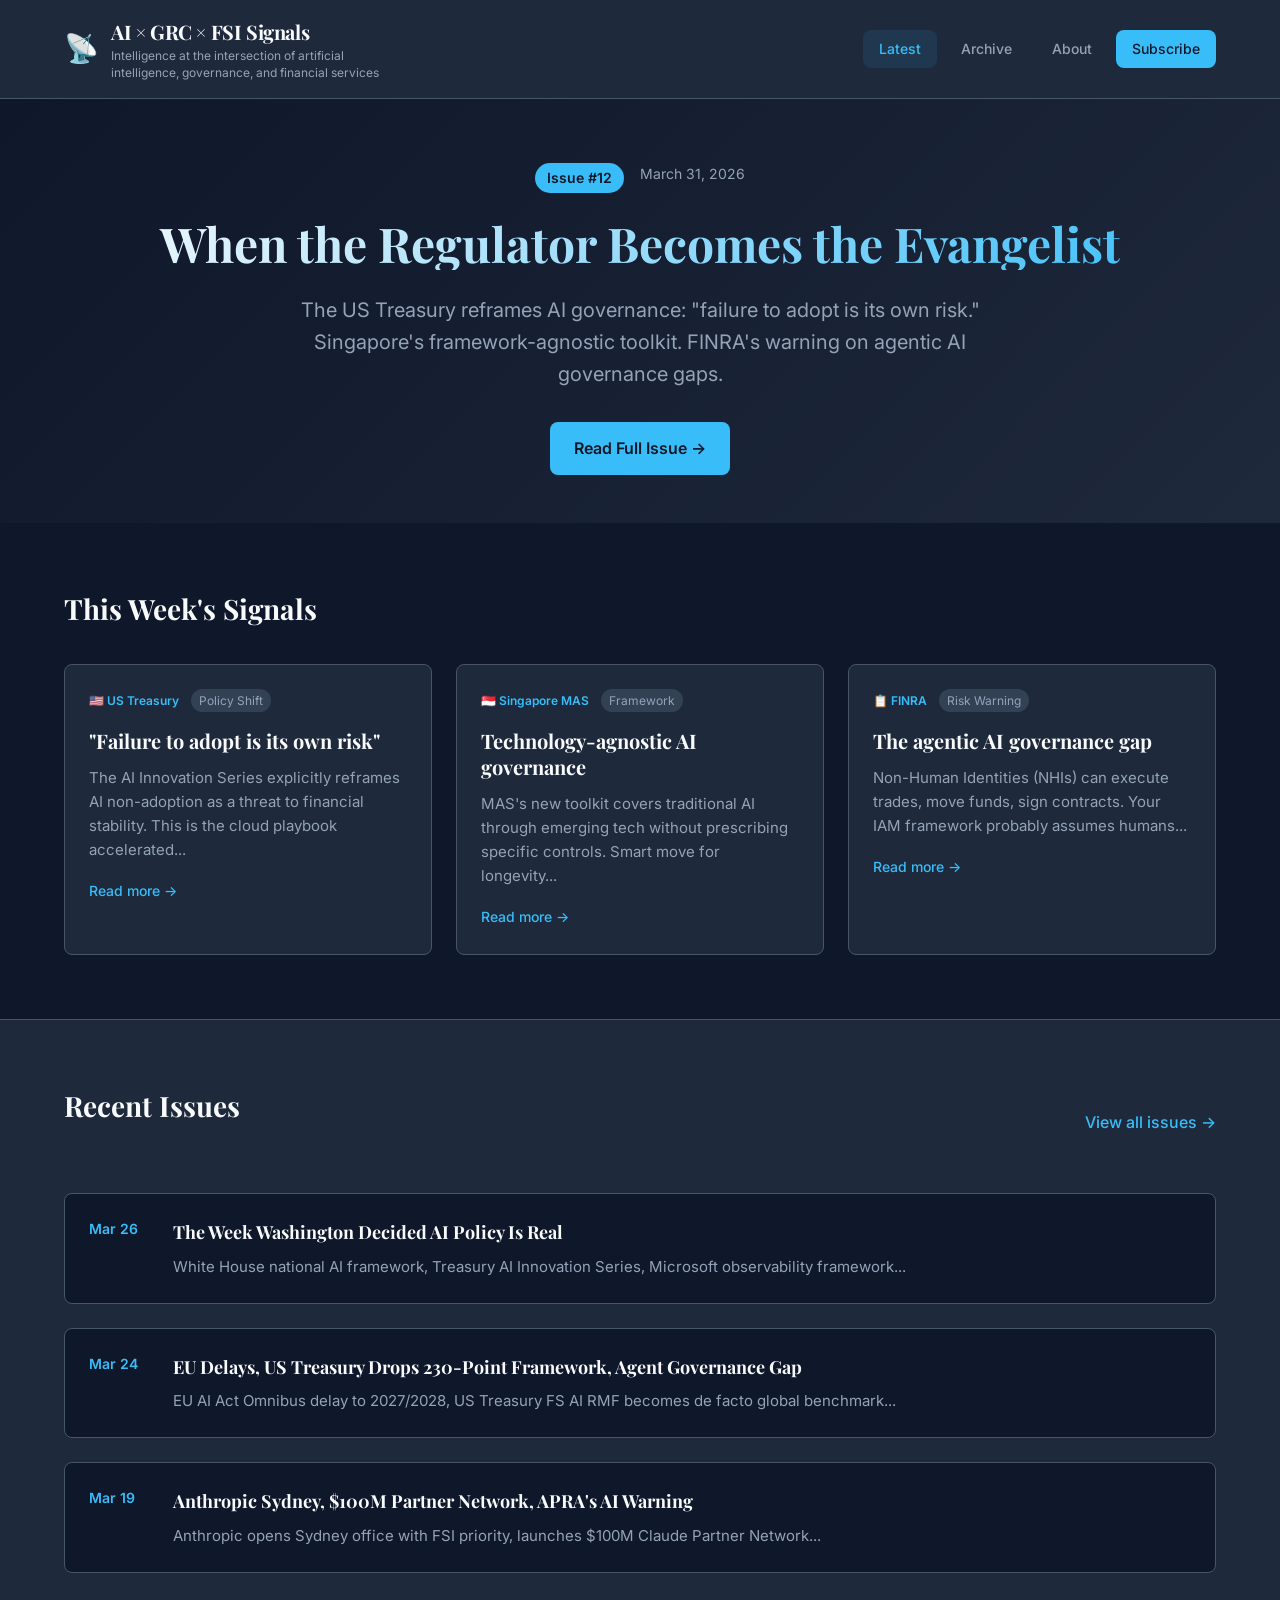
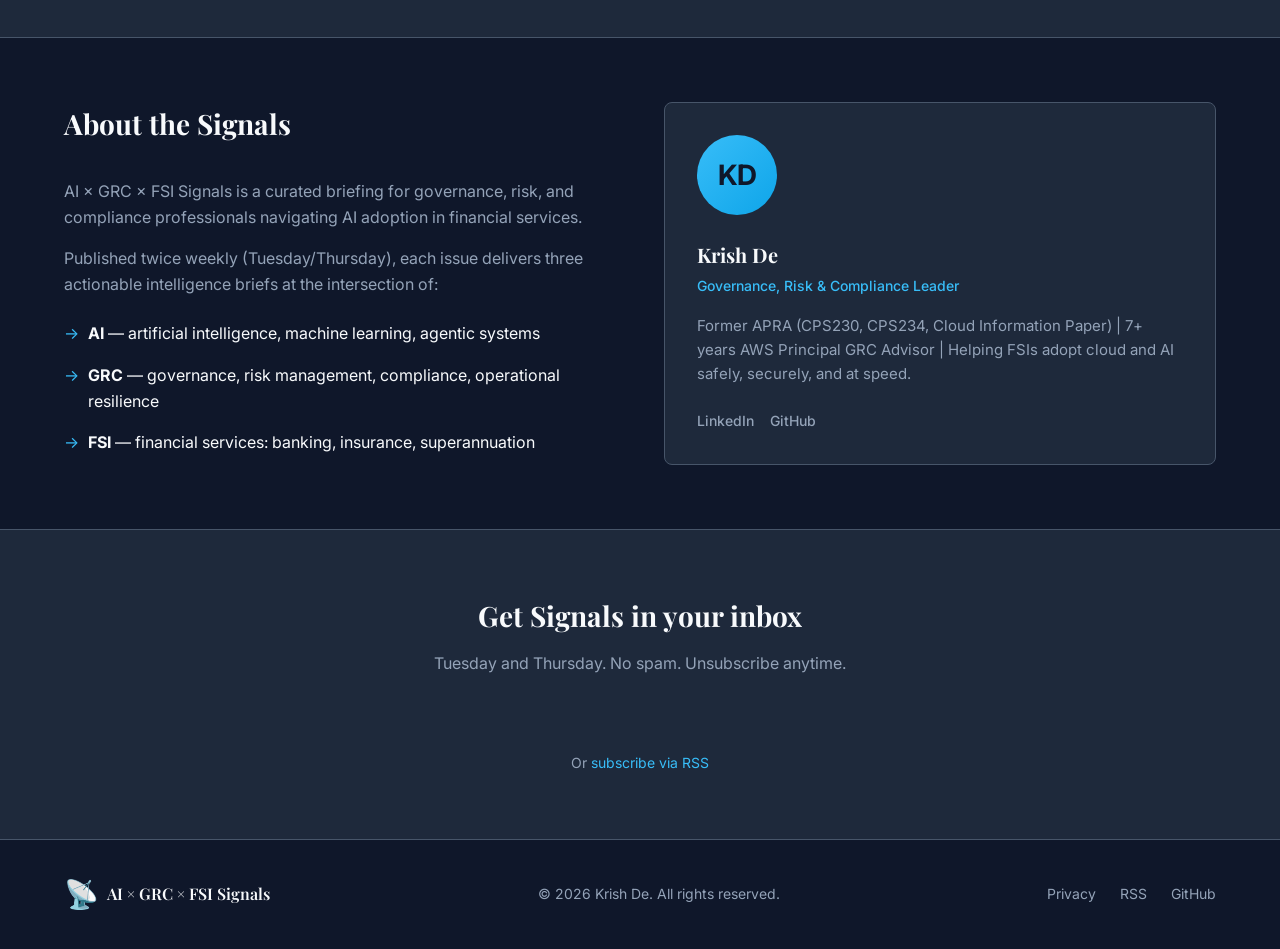
<file: index.html>
<!DOCTYPE html>
<html lang="en">
<head>
    <meta charset="UTF-8">
    <meta name="viewport" content="width=device-width, initial-scale=1.0">
    <title>AI × GRC × FSI Signals</title>
    <link rel="stylesheet" href="styles.css">
    <link rel="preconnect" href="https://fonts.googleapis.com">
    <link rel="preconnect" href="https://fonts.gstatic.com" crossorigin>
    <link href="https://fonts.googleapis.com/css2?family=Inter:wght@300;400;500;600;700&family=Playfair+Display:wght@600;700&display=swap" rel="stylesheet">
</head>
<body>
    <header class="site-header">
        <div class="container">
            <div class="brand">
                <span class="brand-icon">📡</span>
                <div class="brand-text">
                    <h1 class="brand-title">AI × GRC × FSI Signals</h1>
                    <p class="brand-tagline">Intelligence at the intersection of artificial intelligence, governance, and financial services</p>
                </div>
            </div>
            <nav class="site-nav">
                <a href="#latest" class="nav-link active">Latest</a>
                <a href="#archive" class="nav-link">Archive</a>
                <a href="#about" class="nav-link">About</a>
                <a href="#subscribe" class="nav-link nav-cta">Subscribe</a>
            </nav>
        </div>
    </header>

    <main>
        <!-- Hero / Latest Issue -->
        <section id="latest" class="hero">
            <div class="container">
                <div class="issue-badge">
                    <span class="issue-number">Issue #12</span>
                    <span class="issue-date">March 31, 2026</span>
                </div>
                <h2 class="hero-title">When the Regulator Becomes the Evangelist</h2>
                <p class="hero-summary">The US Treasury reframes AI governance: "failure to adopt is its own risk." Singapore's framework-agnostic toolkit. FINRA's warning on agentic AI governance gaps.</p>
                <a href="issues/2026-03-31.html" class="btn btn-primary">Read Full Issue →</a>
            </div>
        </section>

        <!-- Signal Grid -->
        <section class="signal-grid">
            <div class="container">
                <h3 class="section-title">This Week's Signals</h3>
                <div class="signals">
                    <article class="signal-card">
                        <div class="signal-meta">
                            <span class="signal-source">🇺🇸 US Treasury</span>
                            <span class="signal-type">Policy Shift</span>
                        </div>
                        <h4 class="signal-title">"Failure to adopt is its own risk"</h4>
                        <p class="signal-preview">The AI Innovation Series explicitly reframes AI non-adoption as a threat to financial stability. This is the cloud playbook accelerated...</p>
                        <a href="issues/2026-03-31.html#signal-1" class="signal-link">Read more →</a>
                    </article>

                    <article class="signal-card">
                        <div class="signal-meta">
                            <span class="signal-source">🇸🇬 Singapore MAS</span>
                            <span class="signal-type">Framework</span>
                        </div>
                        <h4 class="signal-title">Technology-agnostic AI governance</h4>
                        <p class="signal-preview">MAS's new toolkit covers traditional AI through emerging tech without prescribing specific controls. Smart move for longevity...</p>
                        <a href="issues/2026-03-31.html#signal-2" class="signal-link">Read more →</a>
                    </article>

                    <article class="signal-card">
                        <div class="signal-meta">
                            <span class="signal-source">📋 FINRA</span>
                            <span class="signal-type">Risk Warning</span>
                        </div>
                        <h4 class="signal-title">The agentic AI governance gap</h4>
                        <p class="signal-preview">Non-Human Identities (NHIs) can execute trades, move funds, sign contracts. Your IAM framework probably assumes humans...</p>
                        <a href="issues/2026-03-31.html#signal-3" class="signal-link">Read more →</a>
                    </article>
                </div>
            </div>
        </section>

        <!-- Archive Preview -->
        <section id="archive" class="archive-preview">
            <div class="container">
                <div class="section-header">
                    <h3 class="section-title">Recent Issues</h3>
                    <a href="archive.html" class="link-all">View all issues →</a>
                </div>
                <div class="issue-list">
                    <article class="issue-item">
                        <div class="issue-date-compact">Mar 26</div>
                        <div class="issue-content">
                            <h4><a href="issues/2026-03-26.html">The Week Washington Decided AI Policy Is Real</a></h4>
                            <p>White House national AI framework, Treasury AI Innovation Series, Microsoft observability framework...</p>
                        </div>
                    </article>
                    <article class="issue-item">
                        <div class="issue-date-compact">Mar 24</div>
                        <div class="issue-content">
                            <h4><a href="issues/2026-03-24.html">EU Delays, US Treasury Drops 230-Point Framework, Agent Governance Gap</a></h4>
                            <p>EU AI Act Omnibus delay to 2027/2028, US Treasury FS AI RMF becomes de facto global benchmark...</p>
                        </div>
                    </article>
                    <article class="issue-item">
                        <div class="issue-date-compact">Mar 19</div>
                        <div class="issue-content">
                            <h4><a href="issues/2026-03-19.html">Anthropic Sydney, $100M Partner Network, APRA's AI Warning</a></h4>
                            <p>Anthropic opens Sydney office with FSI priority, launches $100M Claude Partner Network...</p>
                        </div>
                    </article>
                </div>
            </div>
        </section>

        <!-- About / Author -->
        <section id="about" class="about">
            <div class="container">
                <div class="about-grid">
                    <div class="about-content">
                        <h3 class="section-title">About the Signals</h3>
                        <p>AI × GRC × FSI Signals is a curated briefing for governance, risk, and compliance professionals navigating AI adoption in financial services.</p>
                        <p>Published twice weekly (Tuesday/Thursday), each issue delivers three actionable intelligence briefs at the intersection of:</p>
                        <ul class="about-list">
                            <li><strong>AI</strong> — artificial intelligence, machine learning, agentic systems</li>
                            <li><strong>GRC</strong> — governance, risk management, compliance, operational resilience</li>
                            <li><strong>FSI</strong> — financial services: banking, insurance, superannuation</li>
                        </ul>
                    </div>
                    <div class="author-card">
                        <div class="author-avatar">KD</div>
                        <div class="author-info">
                            <h4 class="author-name">Krish De</h4>
                            <p class="author-title">Governance, Risk & Compliance Leader</p>
                            <p class="author-bio">Former APRA (CPS230, CPS234, Cloud Information Paper) | 7+ years AWS Principal GRC Advisor | Helping FSIs adopt cloud and AI safely, securely, and at speed.</p>
                            <div class="author-links">
                                <a href="https://linkedin.com/in/krishde" class="social-link">LinkedIn</a>
                                <a href="https://github.com/kdeath83" class="social-link">GitHub</a>
                            </div>
                        </div>
                    </div>
                </div>
            </div>
        </section>

        <!-- Subscribe -->
        <section id="subscribe" class="subscribe">
            <div class="container">
                <div class="subscribe-box">
                    <h3 class="subscribe-title">Get Signals in your inbox</h3>
                    <p class="subscribe-text">Tuesday and Thursday. No spam. Unsubscribe anytime.</p>
                    <!-- BEEHIIV EMBED - Replace with your actual embed code from Settings > Integrations > API & Embeds -->
                    <iframe src="https://embeds.beehiiv.com/YOUR_PUBLICATION_ID?slim=true" 
                            data-test-id="beehiiv-embed" 
                            height="52" 
                            frameborder="0" 
                            scrolling="no" 
                            style="width: 100%; max-width: 600px; margin: 0 auto; border-radius: 8px; background: transparent;">
                    </iframe>
                    <!-- Fallback form until you get your Beehiiv embed code -->
                    <form class="subscribe-form beehiiv-fallback" action="#" method="post" style="display: none;">
                        <input type="email" name="email" placeholder="your@email.com" required class="subscribe-input">
                        <button type="submit" class="btn btn-primary">Subscribe</button>
                    </form>
                    <p class="subscribe-note">Or <a href="feed.xml">subscribe via RSS</a></p>
                </div>
            </div>
        </section>
    </main>

    <footer class="site-footer">
        <div class="container">
            <div class="footer-content">
                <div class="footer-brand">
                    <span class="brand-icon">📡</span>
                    <span class="footer-title">AI × GRC × FSI Signals</span>
                </div>
                <p class="footer-text">© 2026 Krish De. All rights reserved.</p>
                <div class="footer-links">
                    <a href="privacy.html">Privacy</a>
                    <a href="feed.xml">RSS</a>
                    <a href="https://github.com/kdeath83/AI-GRC-FSI-Signals-">GitHub</a>
                </div>
            </div>
        </div>
    </footer>

    <script src="script.js"></script>
</body>
</html>
</file>
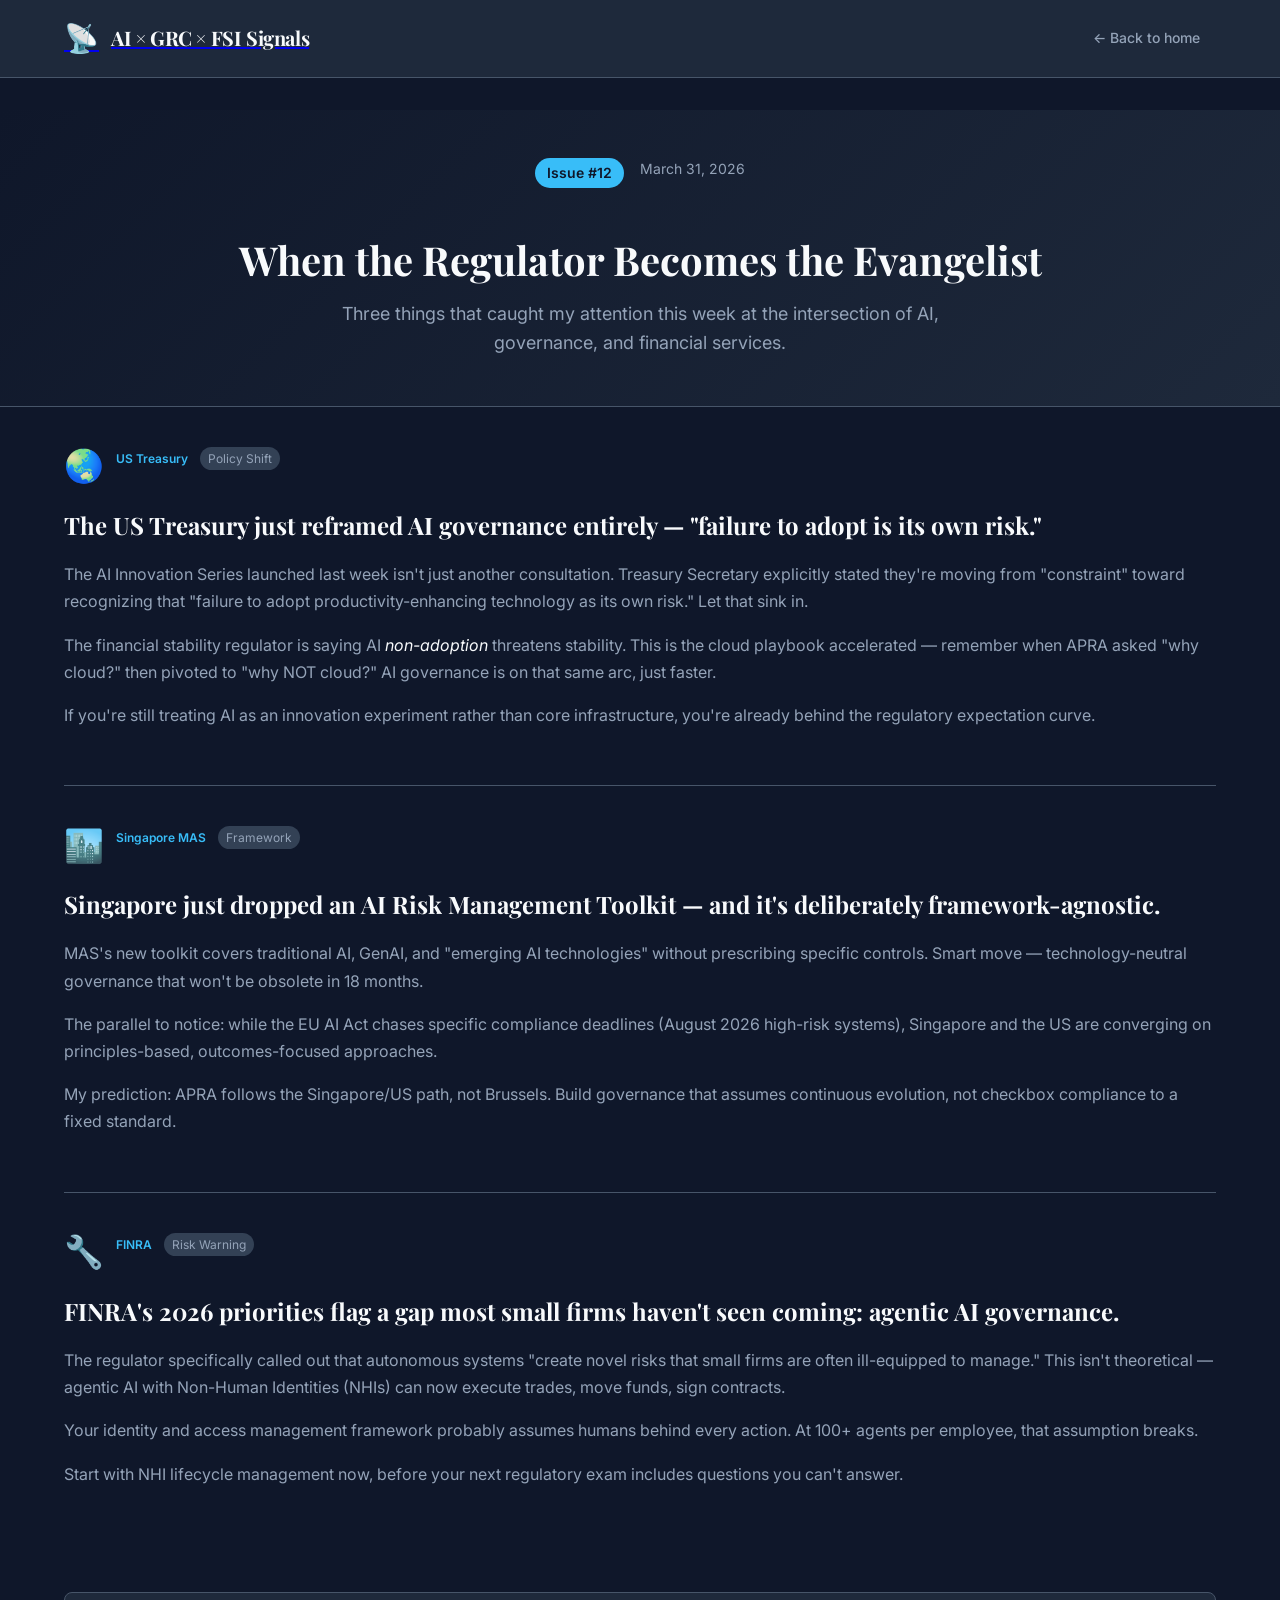
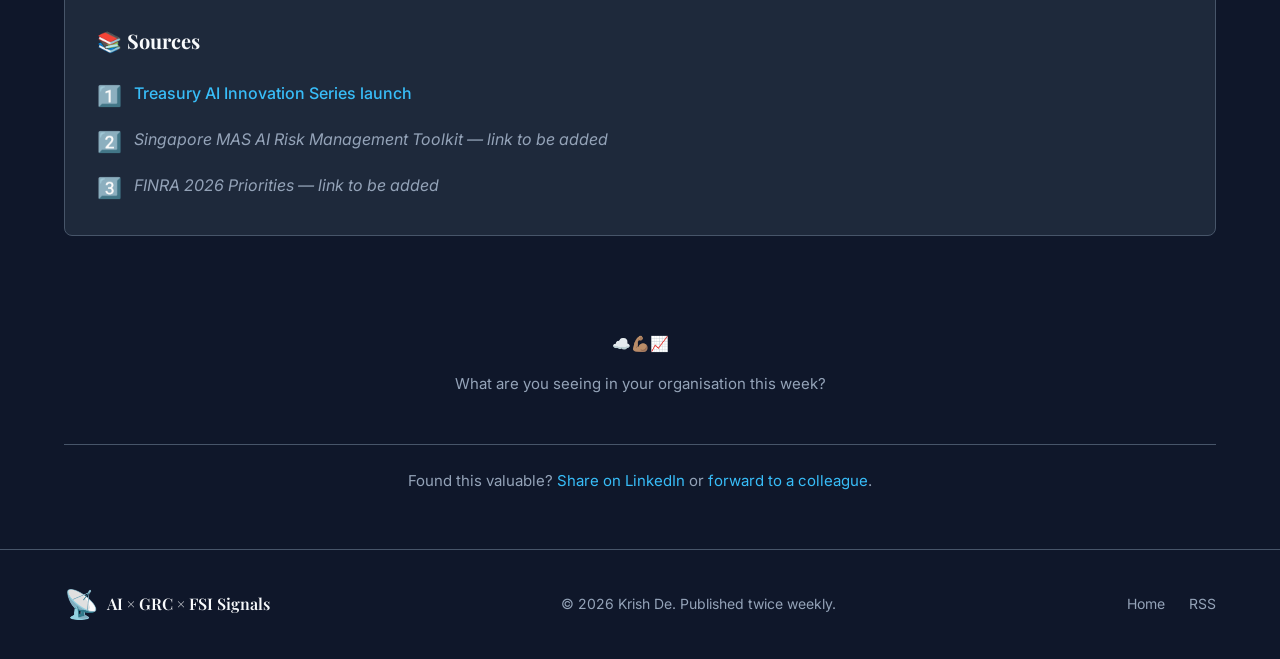
<file: issues/2026-03-31.html>
<!DOCTYPE html>
<html lang="en">
<head>
    <meta charset="UTF-8">
    <meta name="viewport" content="width=device-width, initial-scale=1.0">
    <title>Issue #12 — When the Regulator Becomes the Evangelist | AI × GRC × FSI Signals</title>
    <link rel="stylesheet" href="../styles.css">
    <link rel="preconnect" href="https://fonts.googleapis.com">
    <link rel="preconnect" href="https://fonts.gstatic.com" crossorigin>
    <link href="https://fonts.googleapis.com/css2?family=Inter:wght@300;400;500;600;700&family=Playfair+Display:wght@600;700&display=swap" rel="stylesheet">
</head>
<body>
    <header class="site-header">
        <div class="container">
            <a href="../index.html" class="brand">
                <span class="brand-icon">📡</span>
                <div class="brand-text">
                    <h1 class="brand-title">AI × GRC × FSI Signals</h1>
                </div>
            </a>
            <nav class="site-nav">
                <a href="../index.html" class="nav-link">← Back to home</a>
            </nav>
        </div>
    </header>

    <main>
        <article class="issue-full">
            <header class="issue-header">
                <div class="container">
                    <div class="issue-badge">
                        <span class="issue-number">Issue #12</span>
                        <span class="issue-date">March 31, 2026</span>
                    </div>
                    <h1 class="issue-title">When the Regulator Becomes the Evangelist</h1>
                    <p class="issue-summary">Three things that caught my attention this week at the intersection of AI, governance, and financial services.</p>
                </div>
            </header>

            <div class="issue-content">
                <div class="container">
                    
                    <section id="signal-1" class="signal-full">
                        <div class="signal-header">
                            <span class="signal-emoji">🌏</span>
                            <div class="signal-meta">
                                <span class="signal-source">US Treasury</span>
                                <span class="signal-type">Policy Shift</span>
                            </div>
                        </div>
                        <h2 class="signal-headline">The US Treasury just reframed AI governance entirely — "failure to adopt is its own risk."</h2>
                        
                        <p>The AI Innovation Series launched last week isn't just another consultation. Treasury Secretary explicitly stated they're moving from "constraint" toward recognizing that "failure to adopt productivity-enhancing technology as its own risk." Let that sink in.</p>
                        
                        <p>The financial stability regulator is saying AI <em>non-adoption</em> threatens stability. This is the cloud playbook accelerated — remember when APRA asked "why cloud?" then pivoted to "why NOT cloud?" AI governance is on that same arc, just faster.</p>
                        
                        <p>If you're still treating AI as an innovation experiment rather than core infrastructure, you're already behind the regulatory expectation curve.</p>
                    </section>

                    <section id="signal-2" class="signal-full">
                        <div class="signal-header">
                            <span class="signal-emoji">🏙️</span>
                            <div class="signal-meta">
                                <span class="signal-source">Singapore MAS</span>
                                <span class="signal-type">Framework</span>
                            </div>
                        </div>
                        <h2 class="signal-headline">Singapore just dropped an AI Risk Management Toolkit — and it's deliberately framework-agnostic.</h2>
                        
                        <p>MAS's new toolkit covers traditional AI, GenAI, and "emerging AI technologies" without prescribing specific controls. Smart move — technology-neutral governance that won't be obsolete in 18 months.</p>
                        
                        <p>The parallel to notice: while the EU AI Act chases specific compliance deadlines (August 2026 high-risk systems), Singapore and the US are converging on principles-based, outcomes-focused approaches.</p>
                        
                        <p>My prediction: APRA follows the Singapore/US path, not Brussels. Build governance that assumes continuous evolution, not checkbox compliance to a fixed standard.</p>
                    </section>

                    <section id="signal-3" class="signal-full">
                        <div class="signal-header">
                            <span class="signal-emoji">🔧</span>
                            <div class="signal-meta">
                                <span class="signal-source">FINRA</span>
                                <span class="signal-type">Risk Warning</span>
                            </div>
                        </div>
                        <h2 class="signal-headline">FINRA's 2026 priorities flag a gap most small firms haven't seen coming: agentic AI governance.</h2>
                        
                        <p>The regulator specifically called out that autonomous systems "create novel risks that small firms are often ill-equipped to manage." This isn't theoretical — agentic AI with Non-Human Identities (NHIs) can now execute trades, move funds, sign contracts.</p>
                        
                        <p>Your identity and access management framework probably assumes humans behind every action. At 100+ agents per employee, that assumption breaks.</p>
                        
                        <p>Start with NHI lifecycle management now, before your next regulatory exam includes questions you can't answer.</p>
                    </section>

                    <div class="issue-sources-section">
                        <h3 class="sources-title">📚 Sources</h3>
                        <div class="sources-list">
                            <div class="source-item">
                                <span class="source-emoji">1️⃣</span>
                                <a href="https://home.treasury.gov/news/press-releases/sb0421" class="source-link">Treasury AI Innovation Series launch</a>
                            </div>
                            <div class="source-item">
                                <span class="source-emoji">2️⃣</span>
                                <span class="source-placeholder">Singapore MAS AI Risk Management Toolkit — link to be added</span>
                            </div>
                            <div class="source-item">
                                <span class="source-emoji">3️⃣</span>
                                <span class="source-placeholder">FINRA 2026 Priorities — link to be added</span>
                            </div>
                        </div>
                    </div>

                    <div class="issue-close">
                        <p class="close-emoji">☁️💪🏽📈</p>
                        <p class="close-question">What are you seeing in your organisation this week?</p>
                    </div>

                    <div class="issue-share">
                        <p>Found this valuable? <a href="#">Share on LinkedIn</a> or <a href="#">forward to a colleague</a>.</p>
                    </div>
                </div>
            </div>
        </article>
    </main>

    <footer class="site-footer">
        <div class="container">
            <div class="footer-content">
                <div class="footer-brand">
                    <span class="brand-icon">📡</span>
                    <span class="footer-title">AI × GRC × FSI Signals</span>
                </div>
                <p class="footer-text">© 2026 Krish De. Published twice weekly.</p>
                <div class="footer-links">
                    <a href="../index.html">Home</a>
                    <a href="../feed.xml">RSS</a>
                </div>
            </div>
        </div>
    </footer>
</body>
</html>
</file>
<file: styles.css>
/* ===== CSS Variables ===== */
:root {
    --color-bg: #0f172a;
    --color-bg-elevated: #1e293b;
    --color-bg-card: #334155;
    --color-text: #f8fafc;
    --color-text-muted: #94a3b8;
    --color-accent: #38bdf8;
    --color-accent-hover: #0ea5e9;
    --color-border: #475569;
    --font-sans: 'Inter', -apple-system, BlinkMacSystemFont, sans-serif;
    --font-serif: 'Playfair Display', Georgia, serif;
    --radius: 8px;
    --shadow: 0 4px 6px -1px rgba(0, 0, 0, 0.3);
    --shadow-lg: 0 10px 15px -3px rgba(0, 0, 0, 0.4);
}

/* ===== Reset ===== */
*, *::before, *::after {
    box-sizing: border-box;
    margin: 0;
    padding: 0;
}

html {
    scroll-behavior: smooth;
}

body {
    font-family: var(--font-sans);
    background: var(--color-bg);
    color: var(--color-text);
    line-height: 1.6;
    min-height: 100vh;
}

.container {
    max-width: 1200px;
    margin: 0 auto;
    padding: 0 1.5rem;
}

/* ===== Header ===== */
.site-header {
    background: var(--color-bg-elevated);
    border-bottom: 1px solid var(--color-border);
    padding: 1rem 0;
    position: sticky;
    top: 0;
    z-index: 100;
}

.site-header .container {
    display: flex;
    align-items: center;
    justify-content: space-between;
}

.brand {
    display: flex;
    align-items: center;
    gap: 0.75rem;
}

.brand-icon {
    font-size: 1.75rem;
}

.brand-title {
    font-family: var(--font-serif);
    font-size: 1.25rem;
    font-weight: 700;
    letter-spacing: -0.02em;
    color: var(--color-text);
}

.brand-tagline {
    font-size: 0.75rem;
    color: var(--color-text-muted);
    max-width: 300px;
    line-height: 1.4;
}

.site-nav {
    display: flex;
    gap: 0.5rem;
}

.nav-link {
    color: var(--color-text-muted);
    text-decoration: none;
    padding: 0.5rem 1rem;
    border-radius: var(--radius);
    font-size: 0.875rem;
    font-weight: 500;
    transition: all 0.2s;
}

.nav-link:hover {
    color: var(--color-text);
    background: var(--color-bg-card);
}

.nav-link.active {
    color: var(--color-accent);
    background: rgba(56, 189, 248, 0.1);
}

.nav-cta {
    background: var(--color-accent);
    color: var(--color-bg);
}

.nav-cta:hover {
    background: var(--color-accent-hover);
    color: var(--color-bg);
}

/* ===== Hero ===== */
.hero {
    padding: 4rem 0 3rem;
    background: linear-gradient(135deg, var(--color-bg) 0%, var(--color-bg-elevated) 100%);
    text-align: center;
}

.issue-badge {
    display: inline-flex;
    gap: 1rem;
    margin-bottom: 1.5rem;
    font-size: 0.875rem;
}

.issue-number {
    background: var(--color-accent);
    color: var(--color-bg);
    padding: 0.25rem 0.75rem;
    border-radius: 9999px;
    font-weight: 600;
}

.issue-date {
    color: var(--color-text-muted);
}

.hero-title {
    font-family: var(--font-serif);
    font-size: 3rem;
    font-weight: 700;
    line-height: 1.1;
    margin-bottom: 1.5rem;
    background: linear-gradient(135deg, var(--color-text) 0%, var(--color-accent) 100%);
    -webkit-background-clip: text;
    -webkit-text-fill-color: transparent;
    background-clip: text;
}

.hero-summary {
    font-size: 1.25rem;
    color: var(--color-text-muted);
    max-width: 700px;
    margin: 0 auto 2rem;
}

/* ===== Buttons ===== */
.btn {
    display: inline-flex;
    align-items: center;
    gap: 0.5rem;
    padding: 0.875rem 1.5rem;
    border-radius: var(--radius);
    font-weight: 600;
    text-decoration: none;
    transition: all 0.2s;
    border: none;
    cursor: pointer;
    font-size: 1rem;
}

.btn-primary {
    background: var(--color-accent);
    color: var(--color-bg);
}

.btn-primary:hover {
    background: var(--color-accent-hover);
    transform: translateY(-2px);
}

/* ===== Signal Grid ===== */
.signal-grid {
    padding: 4rem 0;
}

.section-title {
    font-family: var(--font-serif);
    font-size: 1.75rem;
    margin-bottom: 2rem;
}

.signals {
    display: grid;
    grid-template-columns: repeat(auto-fit, minmax(320px, 1fr));
    gap: 1.5rem;
}

.signal-card {
    background: var(--color-bg-elevated);
    border: 1px solid var(--color-border);
    border-radius: var(--radius);
    padding: 1.5rem;
    transition: all 0.3s;
}

.signal-card:hover {
    transform: translateY(-4px);
    box-shadow: var(--shadow-lg);
    border-color: var(--color-accent);
}

.signal-meta {
    display: flex;
    gap: 0.75rem;
    margin-bottom: 1rem;
}

.signal-source {
    font-size: 0.75rem;
    font-weight: 600;
    color: var(--color-accent);
}

.signal-type {
    font-size: 0.75rem;
    background: var(--color-bg-card);
    color: var(--color-text-muted);
    padding: 0.125rem 0.5rem;
    border-radius: 9999px;
}

.signal-title {
    font-family: var(--font-serif);
    font-size: 1.25rem;
    margin-bottom: 0.75rem;
    line-height: 1.3;
}

.signal-preview {
    color: var(--color-text-muted);
    font-size: 0.9375rem;
    margin-bottom: 1rem;
}

.signal-link {
    color: var(--color-accent);
    text-decoration: none;
    font-weight: 500;
    font-size: 0.875rem;
}

.signal-link:hover {
    text-decoration: underline;
}

/* ===== Archive Preview ===== */
.archive-preview {
    padding: 4rem 0;
    background: var(--color-bg-elevated);
    border-top: 1px solid var(--color-border);
    border-bottom: 1px solid var(--color-border);
}

.section-header {
    display: flex;
    justify-content: space-between;
    align-items: center;
    margin-bottom: 2rem;
}

.link-all {
    color: var(--color-accent);
    text-decoration: none;
    font-weight: 500;
}

.link-all:hover {
    text-decoration: underline;
}

.issue-list {
    display: flex;
    flex-direction: column;
    gap: 1.5rem;
}

.issue-item {
    display: flex;
    gap: 1.5rem;
    padding: 1.5rem;
    background: var(--color-bg);
    border-radius: var(--radius);
    border: 1px solid var(--color-border);
    transition: all 0.2s;
}

.issue-item:hover {
    border-color: var(--color-accent);
}

.issue-date-compact {
    font-size: 0.875rem;
    font-weight: 600;
    color: var(--color-accent);
    white-space: nowrap;
    min-width: 60px;
}

.issue-content h4 {
    font-family: var(--font-serif);
    font-size: 1.125rem;
    margin-bottom: 0.5rem;
}

.issue-content h4 a {
    color: var(--color-text);
    text-decoration: none;
}

.issue-content h4 a:hover {
    color: var(--color-accent);
}

.issue-content p {
    color: var(--color-text-muted);
    font-size: 0.9375rem;
}

/* ===== About ===== */
.about {
    padding: 4rem 0;
}

.about-grid {
    display: grid;
    grid-template-columns: 1fr 1fr;
    gap: 3rem;
    align-items: start;
}

.about-content p {
    margin-bottom: 1rem;
    color: var(--color-text-muted);
}

.about-list {
    list-style: none;
    margin-top: 1rem;
}

.about-list li {
    padding: 0.5rem 0;
    padding-left: 1.5rem;
    position: relative;
}

.about-list li::before {
    content: "→";
    position: absolute;
    left: 0;
    color: var(--color-accent);
}

.author-card {
    background: var(--color-bg-elevated);
    border: 1px solid var(--color-border);
    border-radius: var(--radius);
    padding: 2rem;
}

.author-avatar {
    width: 80px;
    height: 80px;
    background: linear-gradient(135deg, var(--color-accent) 0%, var(--color-accent-hover) 100%);
    border-radius: 50%;
    display: flex;
    align-items: center;
    justify-content: center;
    font-size: 1.75rem;
    font-weight: 700;
    color: var(--color-bg);
    margin-bottom: 1.5rem;
}

.author-name {
    font-family: var(--font-serif);
    font-size: 1.25rem;
    margin-bottom: 0.25rem;
}

.author-title {
    color: var(--color-accent);
    font-size: 0.875rem;
    font-weight: 500;
    margin-bottom: 1rem;
}

.author-bio {
    color: var(--color-text-muted);
    font-size: 0.9375rem;
    margin-bottom: 1.5rem;
}

.author-links {
    display: flex;
    gap: 1rem;
}

.social-link {
    color: var(--color-text-muted);
    text-decoration: none;
    font-size: 0.875rem;
    font-weight: 500;
}

.social-link:hover {
    color: var(--color-accent);
}

/* ===== Subscribe ===== */
.subscribe {
    padding: 4rem 0;
    background: var(--color-bg-elevated);
    border-top: 1px solid var(--color-border);
}

.subscribe-box {
    max-width: 600px;
    margin: 0 auto;
    text-align: center;
}

.subscribe-title {
    font-family: var(--font-serif);
    font-size: 1.75rem;
    margin-bottom: 0.75rem;
}

.subscribe-text {
    color: var(--color-text-muted);
    margin-bottom: 1.5rem;
}

.subscribe-form {
    display: flex;
    gap: 0.75rem;
    margin-bottom: 1rem;
}

.subscribe-input {
    flex: 1;
    padding: 0.875rem 1rem;
    background: var(--color-bg);
    border: 1px solid var(--color-border);
    border-radius: var(--radius);
    color: var(--color-text);
    font-size: 1rem;
}

.subscribe-input::placeholder {
    color: var(--color-text-muted);
}

.subscribe-input:focus {
    outline: none;
    border-color: var(--color-accent);
}

.subscribe-note {
    color: var(--color-text-muted);
    font-size: 0.875rem;
}

.subscribe-note a {
    color: var(--color-accent);
    text-decoration: none;
}

/* ===== Footer ===== */
.site-footer {
    padding: 2rem 0;
    background: var(--color-bg);
    border-top: 1px solid var(--color-border);
}

.footer-content {
    display: flex;
    align-items: center;
    justify-content: space-between;
    flex-wrap: wrap;
    gap: 1rem;
}

.footer-brand {
    display: flex;
    align-items: center;
    gap: 0.5rem;
}

.footer-title {
    font-family: var(--font-serif);
    font-weight: 600;
}

.footer-text {
    color: var(--color-text-muted);
    font-size: 0.875rem;
}

.footer-links {
    display: flex;
    gap: 1.5rem;
}

.footer-links a {
    color: var(--color-text-muted);
    text-decoration: none;
    font-size: 0.875rem;
}

.footer-links a:hover {
    color: var(--color-accent);
}

/* ===== Issue Page Styles ===== */
.issue-full {
    padding: 2rem 0;
}

.issue-header {
    text-align: center;
    padding: 3rem 0;
    background: linear-gradient(135deg, var(--color-bg) 0%, var(--color-bg-elevated) 100%);
    border-bottom: 1px solid var(--color-border);
}

.issue-title {
    font-family: var(--font-serif);
    font-size: 2.5rem;
    font-weight: 700;
    line-height: 1.2;
    margin: 1.5rem 0 1rem;
    color: var(--color-text) !important;
}

.issue-summary {
    font-size: 1.125rem;
    color: var(--color-text-muted);
    max-width: 700px;
    margin: 0 auto;
}

.signal-full {
    padding: 2.5rem 0;
    border-bottom: 1px solid var(--color-border);
}

.signal-full:last-of-type {
    border-bottom: none;
}

.signal-header {
    display: flex;
    flex-direction: row;
    align-items: center;
    gap: 0.75rem;
    margin-bottom: 1.5rem;
}

.signal-emoji {
    font-size: 1.5rem;
    line-height: 1;
}

.signal-meta {
    display: flex;
    flex-direction: row;
    align-items: center;
    gap: 0.75rem;
}

.signal-emoji {
    font-size: 2rem;
}

.signal-meta {
    display: flex;
    gap: 0.75rem;
}

.signal-headline {
    font-family: var(--font-serif);
    font-size: 1.5rem;
    line-height: 1.3;
    margin-bottom: 1.25rem;
    color: var(--color-text);
}

.signal-full p {
    color: var(--color-text-muted);
    margin-bottom: 1rem;
    font-size: 1rem;
    line-height: 1.7;
}

.signal-full p strong,
.signal-full p em {
    color: var(--color-text);
}

.issue-sources-section {
    background: var(--color-bg-elevated);
    border: 1px solid var(--color-border);
    border-radius: var(--radius);
    padding: 2rem;
    margin: 3rem 0;
}

.sources-title {
    font-family: var(--font-serif);
    font-size: 1.25rem;
    margin-bottom: 1.5rem;
    color: var(--color-text);
}

.sources-list {
    display: flex;
    flex-direction: column;
    gap: 1rem;
}

.source-item {
    display: flex;
    align-items: flex-start;
    gap: 0.75rem;
}

.source-emoji {
    font-size: 1.25rem;
    line-height: 1.5;
    flex-shrink: 0;
}

.source-link {
    color: var(--color-accent);
    text-decoration: none;
    font-weight: 500;
}

.source-link:hover {
    text-decoration: underline;
}

.source-placeholder {
    color: var(--color-text-muted);
    font-style: italic;
}

.issue-close {
    text-align: center;
    padding: 3rem 0;
}

.close-emoji {
    font-size: 2rem;
    margin-bottom: 1rem;
}

.close-question {
    font-size: 1.125rem;
    color: var(--color-text);
}

.issue-share {
    text-align: center;
    padding: 1.5rem 0;
    border-top: 1px solid var(--color-border);
}

.issue-share a {
    color: var(--color-accent);
    text-decoration: none;
}

.issue-share a:hover {
    text-decoration: underline;
}

/* ===== Beehiiv Embed Styles ===== */
iframe[data-test-id="beehiiv-embed"] {
    width: 100% !important;
    max-width: 600px;
    margin: 0 auto;
    display: block;
}

/* ===== Issue Page Styles ===== */
.gradient-title {
    background: linear-gradient(135deg, var(--color-text) 0%, var(--color-accent) 100%);
    -webkit-background-clip: text;
    -webkit-text-fill-color: transparent;
    background-clip: text;
}

.signal-title-main {
    color: var(--color-text);
}

.issue-sources-section {
    background: var(--color-bg-elevated);
    border: 1px solid var(--color-border);
    border-radius: var(--radius);
    padding: 2rem;
    margin: 3rem 0;
}

.sources-title {
    font-family: var(--font-serif);
    font-size: 1.25rem;
    margin-bottom: 1.5rem;
    color: var(--color-text);
}

.sources-list {
    display: flex;
    flex-direction: column;
    gap: 1rem;
}

.source-item {
    display: flex;
    align-items: flex-start;
    gap: 0.75rem;
}

.source-emoji {
    font-size: 1.25rem;
    line-height: 1.5;
}

.source-link {
    color: var(--color-accent);
    text-decoration: none;
    font-weight: 500;
}

.source-link:hover {
    text-decoration: underline;
}

.source-placeholder {
    color: var(--color-text-muted);
    font-style: italic;
}

/* ===== Responsive ===== */
@media (max-width: 768px) {
    .site-header .container {
        flex-direction: column;
        gap: 1rem;
    }

    .site-nav {
        flex-wrap: wrap;
        justify-content: center;
    }

    .hero-title {
        font-size: 2rem;
    }

    .about-grid {
        grid-template-columns: 1fr;
    }

    .subscribe-form {
        flex-direction: column;
    }

    .footer-content {
        flex-direction: column;
        text-align: center;
    }
}
</file>
